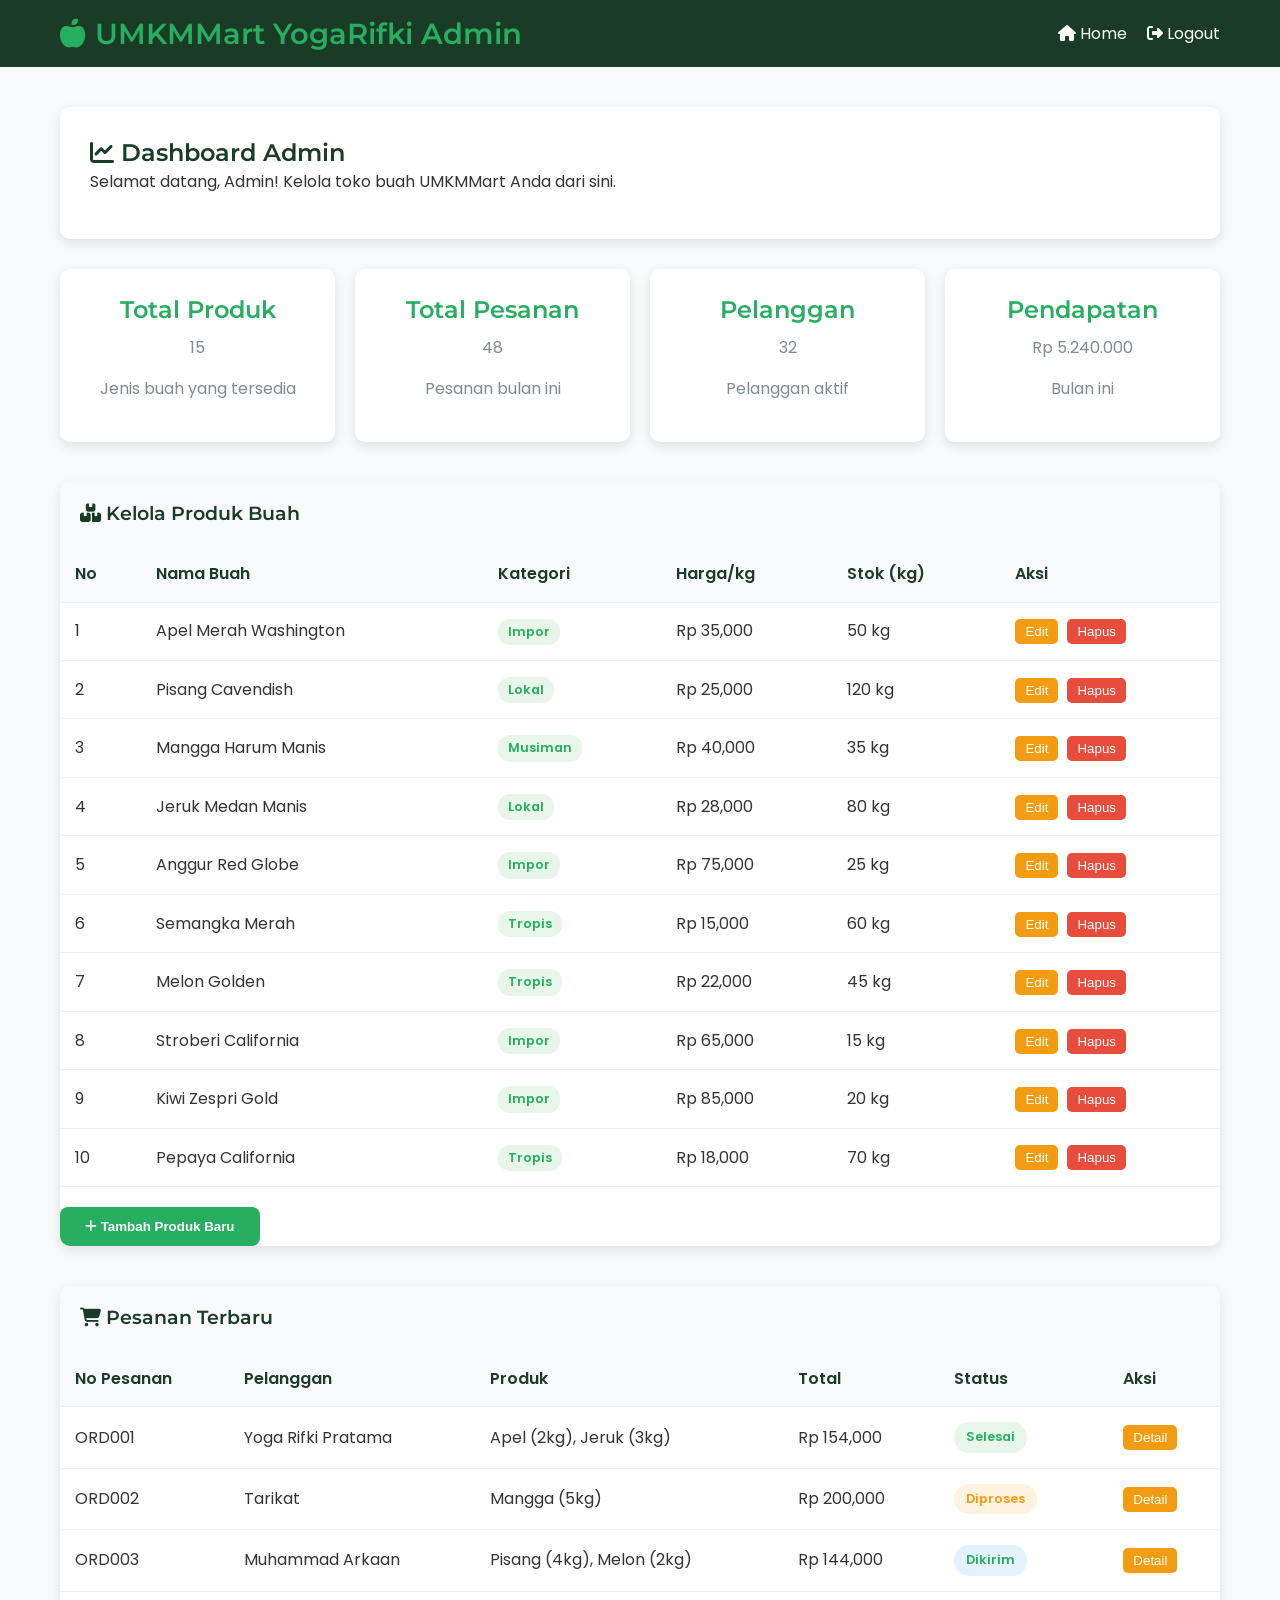
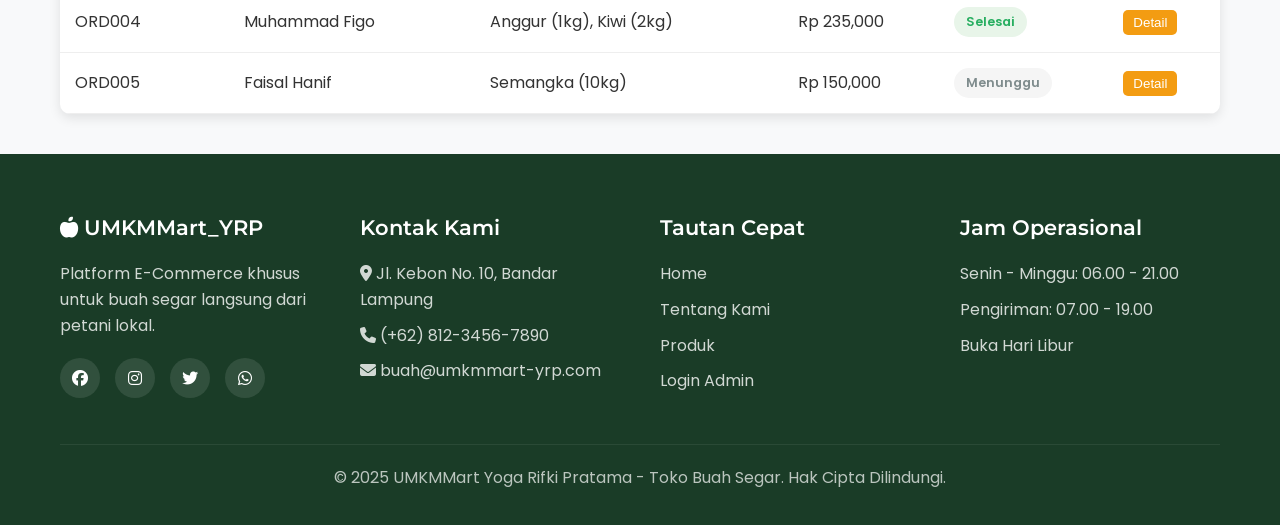
<file: PROJECT_MARKETPLACE/dashboard.html>
<!DOCTYPE html>
<html lang="id">
<head>
    <meta charset="UTF-8">
    <meta name="viewport" content="width=device-width, initial-scale=1.0">
    <title>Dashboard Admin - UMKMMart Yoga Rifki Pratama</title>
    <link rel="stylesheet" href="style.css">
    <link rel="stylesheet" href="https://cdnjs.cloudflare.com/ajax/libs/font-awesome/6.4.0/css/all.min.css">
    <link href="https://fonts.googleapis.com/css2?family=Poppins:wght@300;400;500;600;700&family=Montserrat:wght@400;500;600;700&display=swap" rel="stylesheet">
</head>
<body>
    <!-- Dashboard Header -->
    <header class="dashboard-header">
        <div class="container">
            <div class="logo">
                <h1><i class="fas fa-apple-alt"></i> UMKMMart YogaRifki Admin</h1>
            </div>
            <nav class="dashboard-nav">
                <ul>
                    <li><a href="index.html"><i class="fas fa-home"></i> Home</a></li>
                    <li><a href="login.html" id="logoutBtn"><i class="fas fa-sign-out-alt"></i> Logout</a></li>
                </ul>
            </nav>
        </div>
    </header>

    <!-- Dashboard Content -->
    <section class="dashboard-content">
        <div class="container">
            <div class="welcome-message">
                <h2><i class="fas fa-chart-line"></i> Dashboard Admin</h2>
                <p>Selamat datang, Admin! Kelola toko buah UMKMMart Anda dari sini.</p>
            </div>
            
            <!-- Stats Overview -->
            <div class="stats-grid">
                <div class="stat-box">
                    <h3>Total Produk</h3>
                    <p id="totalProducts">15</p>
                    <p>Jenis buah yang tersedia</p>
                </div>
                <div class="stat-box">
                    <h3>Total Pesanan</h3>
                    <p id="totalOrders">48</p>
                    <p>Pesanan bulan ini</p>
                </div>
                <div class="stat-box">
                    <h3>Pelanggan</h3>
                    <p id="totalCustomers">32</p>
                    <p>Pelanggan aktif</p>
                </div>
                <div class="stat-box">
                    <h3>Pendapatan</h3>
                    <p id="totalRevenue">Rp 5.240.000</p>
                    <p>Bulan ini</p>
                </div>
            </div>
            
            <!-- Products Management -->
            <div class="dashboard-table">
                <h3><i class="fas fa-boxes"></i> Kelola Produk Buah</h3>
                <div class="table-responsive">
                    <table>
                        <thead>
                            <tr>
                                <th>No</th>
                                <th>Nama Buah</th>
                                <th>Kategori</th>
                                <th>Harga/kg</th>
                                <th>Stok (kg)</th>
                                <th>Aksi</th>
                            </tr>
                        </thead>
                        <tbody id="productsTable">
                            <!-- Data akan diisi oleh JavaScript -->
                        </tbody>
                    </table>
                </div>
                <button id="addProductBtn" class="add-product-btn"><i class="fas fa-plus"></i> Tambah Produk Baru</button>
            </div>
            
            <!-- Recent Orders -->
            <div class="dashboard-table" style="margin-top: 40px;">
                <h3><i class="fas fa-shopping-cart"></i> Pesanan Terbaru</h3>
                <div class="table-responsive">
                    <table>
                        <thead>
                            <tr>
                                <th>No Pesanan</th>
                                <th>Pelanggan</th>
                                <th>Produk</th>
                                <th>Total</th>
                                <th>Status</th>
                                <th>Aksi</th>
                            </tr>
                        </thead>
                        <tbody id="ordersTable">
                            <!-- Data akan diisi oleh JavaScript -->
                        </tbody>
                    </table>
                </div>
            </div>
        </div>
    </section>

    <!-- Footer -->
    <footer class="footer">
        <div class="container">
            <div class="footer-content">
                <div class="footer-section">
                    <h3><i class="fas fa-apple-alt"></i> UMKMMart_YRP</h3>
                    <p>Platform E-Commerce khusus untuk buah segar langsung dari petani lokal.</p>
                    <div class="social-links">
                        <a href="#"><i class="fab fa-facebook"></i></a>
                        <a href="#"><i class="fab fa-instagram"></i></a>
                        <a href="#"><i class="fab fa-twitter"></i></a>
                        <a href="#"><i class="fab fa-whatsapp"></i></a>
                    </div>
                </div>
                <div class="footer-section">
                    <h4>Kontak Kami</h4>
                    <p><i class="fas fa-map-marker-alt"></i> Jl. Kebon No. 10, Bandar Lampung</p>
                    <p><i class="fas fa-phone"></i> (+62) 812-3456-7890</p>
                    <p><i class="fas fa-envelope"></i> buah@umkmmart-yrp.com</p>
                </div>
                <div class="footer-section">
                    <h4>Tautan Cepat</h4>
                    <ul>
                        <li><a href="index.html">Home</a></li>
                        <li><a href="tentang.html">Tentang Kami</a></li>
                        <li><a href="produk.html">Produk</a></li>
                        <li><a href="login.html">Login Admin</a></li>
                    </ul>
                </div>
                <div class="footer-section">
                    <h4>Jam Operasional</h4>
                    <p>Senin - Minggu: 06.00 - 21.00</p>
                    <p>Pengiriman: 07.00 - 19.00</p>
                    <p>Buka Hari Libur</p>
                </div>
            </div>
            <div class="footer-bottom">
                <p>&copy; 2025 UMKMMart Yoga Rifki Pratama - Toko Buah Segar. Hak Cipta Dilindungi.</p>
            </div>
        </div>
    </footer>

    <script src="script.js"></script>
    <script>
        // Dashboard functionality
        document.addEventListener('DOMContentLoaded', function() {
            // Sample products data
            const products = [
                { id: 1, name: "Apel Merah Washington", category: "Impor", price: 35000, stock: 50 },
                { id: 2, name: "Pisang Cavendish", category: "Lokal", price: 25000, stock: 120 },
                { id: 3, name: "Mangga Harum Manis", category: "Musiman", price: 40000, stock: 35 },
                { id: 4, name: "Jeruk Medan Manis", category: "Lokal", price: 28000, stock: 80 },
                { id: 5, name: "Anggur Red Globe", category: "Impor", price: 75000, stock: 25 },
                { id: 6, name: "Semangka Merah", category: "Tropis", price: 15000, stock: 60 },
                { id: 7, name: "Melon Golden", category: "Tropis", price: 22000, stock: 45 },
                { id: 8, name: "Stroberi California", category: "Impor", price: 65000, stock: 15 },
                { id: 9, name: "Kiwi Zespri Gold", category: "Impor", price: 85000, stock: 20 },
                { id: 10, name: "Pepaya California", category: "Tropis", price: 18000, stock: 70 }
            ];
            
            // Sample orders data
            const orders = [
                { id: "ORD001", customer: "Yoga Rifki Pratama", products: "Apel (2kg), Jeruk (3kg)", total: 154000, status: "Selesai" },
                { id: "ORD002", customer: "Tarikat", products: "Mangga (5kg)", total: 200000, status: "Diproses" },
                { id: "ORD003", customer: "Muhammad Arkaan", products: "Pisang (4kg), Melon (2kg)", total: 144000, status: "Dikirim" },
                { id: "ORD004", customer: "Muhammad Figo", products: "Anggur (1kg), Kiwi (2kg)", total: 235000, status: "Selesai" },
                { id: "ORD005", customer: "Faisal Hanif", products: "Semangka (10kg)", total: 150000, status: "Menunggu" }
            ];
            
            // Populate products table
            const productsTable = document.getElementById('productsTable');
            products.forEach(product => {
                const row = document.createElement('tr');
                row.innerHTML = `
                    <td>${product.id}</td>
                    <td>${product.name}</td>
                    <td><span class="category-badge">${product.category}</span></td>
                    <td>Rp ${product.price.toLocaleString()}</td>
                    <td>${product.stock} kg</td>
                    <td>
                        <button class="action-btn edit-btn" data-id="${product.id}">Edit</button>
                        <button class="action-btn delete-btn" data-id="${product.id}" style="background-color: var(--danger-color); margin-left: 5px;">Hapus</button>
                    </td>
                `;
                productsTable.appendChild(row);
            });
            
            // Populate orders table
            const ordersTable = document.getElementById('ordersTable');
            orders.forEach(order => {
                const row = document.createElement('tr');
                row.innerHTML = `
                    <td>${order.id}</td>
                    <td>${order.customer}</td>
                    <td>${order.products}</td>
                    <td>Rp ${order.total.toLocaleString()}</td>
                    <td><span class="status-badge status-${order.status.toLowerCase()}">${order.status}</span></td>
                    <td>
                        <button class="action-btn view-btn" data-id="${order.id}">Detail</button>
                    </td>
                `;
                ordersTable.appendChild(row);
            });
            
            // Add product button
            document.getElementById('addProductBtn').addEventListener('click', function() {
                const name = prompt('Masukkan nama buah:');
                if (name) {
                    const category = prompt('Masukkan kategori (Lokal/Impor/Musiman/Tropis):');
                    const price = prompt('Masukkan harga per kg (contoh: 35000):');
                    const stock = prompt('Masukkan stok awal (kg):');
                    
                    if (category && price && stock) {
                        const newId = products.length + 1;
                        
                        // Add to array
                        products.push({
                            id: newId,
                            name: name,
                            category: category,
                            price: parseInt(price),
                            stock: parseInt(stock)
                        });
                        
                        // Add to table
                        const row = document.createElement('tr');
                        row.innerHTML = `
                            <td>${newId}</td>
                            <td>${name}</td>
                            <td><span class="category-badge">${category}</span></td>
                            <td>Rp ${parseInt(price).toLocaleString()}</td>
                            <td>${stock} kg</td>
                            <td>
                                <button class="action-btn edit-btn" data-id="${newId}">Edit</button>
                                <button class="action-btn delete-btn" data-id="${newId}" style="background-color: var(--danger-color); margin-left: 5px;">Hapus</button>
                            </td>
                        `;
                        productsTable.appendChild(row);
                        
                        // Update stats
                        document.getElementById('totalProducts').textContent = products.length;
                        alert(`Produk "${name}" berhasil ditambahkan!`);
                    }
                }
            });
            
            // Edit and delete buttons event delegation
            productsTable.addEventListener('click', function(e) {
                if (e.target.classList.contains('delete-btn')) {
                    const productId = parseInt(e.target.getAttribute('data-id'));
                    if (confirm('Apakah Anda yakin ingin menghapus produk ini?')) {
                        // Remove from array
                        const index = products.findIndex(p => p.id === productId);
                        if (index !== -1) {
                            products.splice(index, 1);
                        }
                        
                        // Remove from table
                        const row = e.target.closest('tr');
                        row.remove();
                        
                        // Update stats
                        document.getElementById('totalProducts').textContent = products.length;
                        alert('Produk berhasil dihapus!');
                    }
                }
                
                if (e.target.classList.contains('edit-btn')) {
                    const productId = parseInt(e.target.getAttribute('data-id'));
                    const product = products.find(p => p.id === productId);
                    
                    if (product) {
                        const newStock = prompt(`Edit stok untuk ${product.name} (saat ini: ${product.stock} kg):`, product.stock);
                        if (newStock !== null) {
                            product.stock = parseInt(newStock);
                            
                            // Update table
                            const row = e.target.closest('tr');
                            row.cells[4].textContent = `${newStock} kg`;
                            
                            alert(`Stok ${product.name} berhasil diperbarui menjadi ${newStock} kg!`);
                        }
                    }
                }
            });
            
            // Logout button
            document.getElementById('logoutBtn').addEventListener('click', function(e) {
                e.preventDefault();
                if (confirm('Apakah Anda yakin ingin logout?')) {
                    window.location.href = 'login.html';
                }
            });
            
            // Add CSS for badges
            const style = document.createElement('style');
            style.textContent = `
                .category-badge {
                    display: inline-block;
                    padding: 3px 10px;
                    border-radius: 12px;
                    font-size: 0.8rem;
                    font-weight: 600;
                }
                .category-badge {
                    background-color: #e8f5e9;
                    color: var(--primary-color);
                }
                .status-badge {
                    display: inline-block;
                    padding: 5px 12px;
                    border-radius: 15px;
                    font-size: 0.8rem;
                    font-weight: 600;
                }
                .status-selesai {
                    background-color: #e8f5e9;
                    color: var(--success-color);
                }
                .status-diproses {
                    background-color: #fff3e0;
                    color: var(--warning-color);
                }
                .status-dikirim {
                    background-color: #e3f2fd;
                    color: var(--primary-color);
                }
                .status-menunggu {
                    background-color: #f5f5f5;
                    color: var(--gray-color);
                }
                .welcome-message {
                    background-color: white;
                    padding: 30px;
                    border-radius: 10px;
                    margin-bottom: 30px;
                    box-shadow: var(--shadow);
                }
            `;
            document.head.appendChild(style);
        });
    </script>
</body>
</html>
</file>
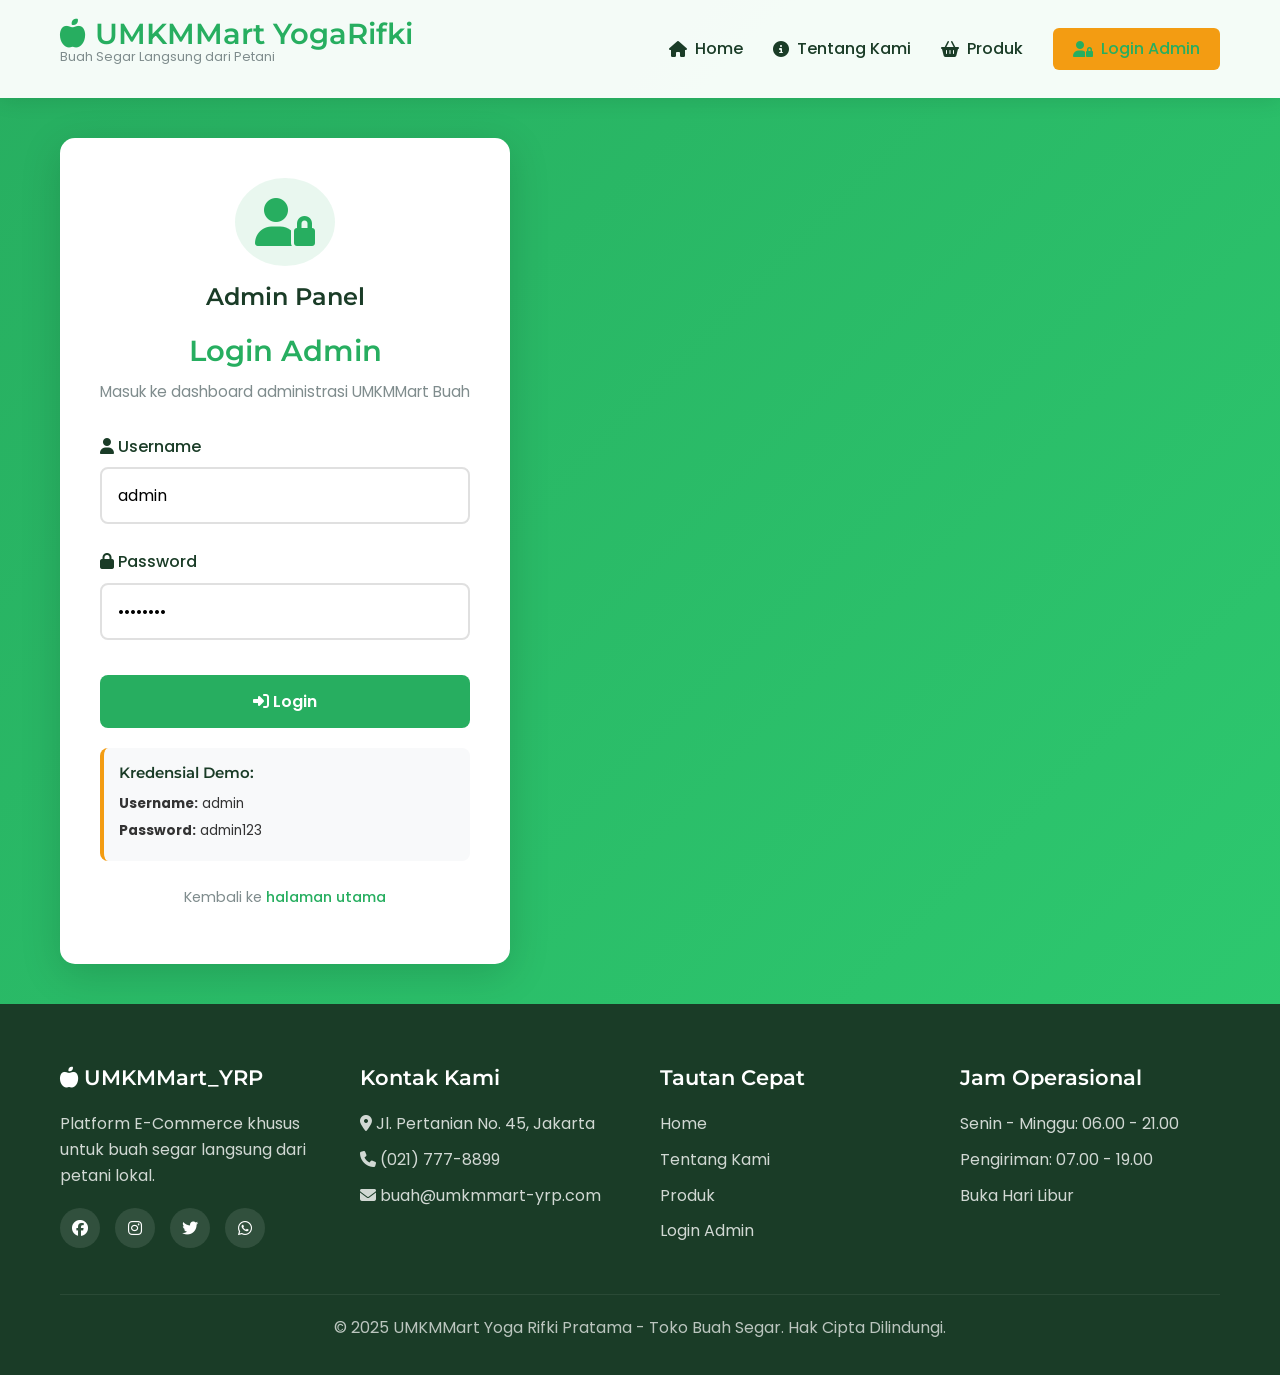
<file: PROJECT_MARKETPLACE/login.html>
<!DOCTYPE html>
<html lang="id">
<head>
    <meta charset="UTF-8">
    <meta name="viewport" content="width=device-width, initial-scale=1.0">
    <title>Login Admin - UMKMMart Yoga Rifki Pratama</title>
    <link rel="stylesheet" href="style.css">
    <link rel="stylesheet" href="https://cdnjs.cloudflare.com/ajax/libs/font-awesome/6.4.0/css/all.min.css">
    <link href="https://fonts.googleapis.com/css2?family=Poppins:wght@300;400;500;600;700&family=Montserrat:wght@400;500;600;700&display=swap" rel="stylesheet">
    <style>
        /* Additional styles for login page */
        body {
            background: linear-gradient(135deg, #27ae60 0%, #2ecc71 100%);
            min-height: 100vh;
            display: flex;
            flex-direction: column;
        }
        
        .navbar {
            background-color: rgba(255, 255, 255, 0.95);
            box-shadow: 0 2px 20px rgba(0, 0, 0, 0.1);
        }
        
        .login-main {
            flex: 1;
            display: flex;
            align-items: center;
            justify-content: center;
            padding: 40px 20px;
        }
        
        .login-container {
            background-color: white;
            border-radius: 15px;
            padding: 40px;
            box-shadow: 0 10px 40px rgba(0, 0, 0, 0.15);
            width: 100%;
            max-width: 450px;
        }
        
        .login-header {
            text-align: center;
            margin-bottom: 30px;
        }
        
        .login-header h2 {
            color: var(--primary-color);
            margin-bottom: 10px;
            font-size: 1.8rem;
        }
        
        .login-header p {
            color: var(--gray-color);
            font-size: 0.95rem;
        }
        
        .form-group {
            margin-bottom: 25px;
        }
        
        .form-group label {
            display: block;
            margin-bottom: 8px;
            font-weight: 500;
            color: var(--dark-color);
        }
        
        .form-control {
            width: 100%;
            padding: 14px 16px;
            border: 2px solid #e0e0e0;
            border-radius: 8px;
            font-size: 1rem;
            transition: all 0.3s ease;
            font-family: 'Poppins', sans-serif;
        }
        
        .form-control:focus {
            outline: none;
            border-color: var(--primary-color);
            box-shadow: 0 0 0 3px rgba(39, 174, 96, 0.1);
        }
        
        .login-btn {
            width: 100%;
            padding: 14px;
            background-color: var(--primary-color);
            color: white;
            border: none;
            border-radius: 8px;
            font-size: 1rem;
            font-weight: 600;
            cursor: pointer;
            transition: all 0.3s ease;
            font-family: 'Poppins', sans-serif;
            margin-top: 10px;
        }
        
        .login-btn:hover {
            background-color: var(--dark-color);
            transform: translateY(-2px);
            box-shadow: 0 5px 15px rgba(39, 174, 96, 0.3);
        }
        
        .form-footer {
            margin-top: 25px;
            text-align: center;
            font-size: 0.9rem;
            color: var(--gray-color);
        }
        
        .form-footer a {
            color: var(--primary-color);
            text-decoration: none;
            font-weight: 500;
        }
        
        .form-footer a:hover {
            text-decoration: underline;
        }
        
        .demo-credentials {
            background-color: #f8f9fa;
            border-radius: 8px;
            padding: 15px;
            margin-top: 20px;
            border-left: 4px solid var(--accent-color);
        }
        
        .demo-credentials h4 {
            margin-bottom: 10px;
            color: var(--dark-color);
            font-size: 0.95rem;
        }
        
        .demo-credentials p {
            margin-bottom: 5px;
            font-size: 0.85rem;
        }
        
        .login-logo {
            text-align: center;
            margin-bottom: 20px;
        }
        
        .login-logo i {
            font-size: 3rem;
            color: var(--primary-color);
            background-color: rgba(39, 174, 96, 0.1);
            padding: 20px;
            border-radius: 50%;
            margin-bottom: 15px;
        }
        
        .login-logo h1 {
            font-size: 1.5rem;
            color: var(--dark-color);
        }
        
        .login-error {
            color: var(--danger-color);
            font-size: 0.9rem;
            margin-top: 10px;
            text-align: center;
            display: none;
            padding: 10px;
            background-color: #ffe6e6;
            border-radius: 5px;
            border-left: 4px solid var(--danger-color);
        }
        
        @media (max-width: 576px) {
            .login-container {
                padding: 30px 20px;
            }
            
            .navbar .container {
                padding: 0 15px;
            }
            
            .login-header h2 {
                font-size: 1.5rem;
            }
        }
    </style>
</head>
<body>
    <!-- Navigation -->
    <nav class="navbar">
        <div class="container">
            <div class="logo">
                <h1><i class="fas fa-apple-alt"></i> UMKMMart YogaRifki</h1>
                <p>Buah Segar Langsung dari Petani</p>
            </div>
            <div class="menu-toggle" id="mobile-menu">
                <span class="bar"></span>
                <span class="bar"></span>
                <span class="bar"></span>
            </div>
            <ul class="nav-menu">
                <li><a href="index.html"><i class="fas fa-home"></i> Home</a></li>
                <li><a href="tentang.html"><i class="fas fa-info-circle"></i> Tentang Kami</a></li>
                <li><a href="produk.html"><i class="fas fa-shopping-basket"></i> Produk</a></li>
                <li><a href="login.html" class="btn-login active"><i class="fas fa-user-lock"></i> Login Admin</a></li>
            </ul>
        </div>
    </nav>

    <!-- Login Section -->
    <main class="login-main">
        <div class="container">
            <div class="login-container">
                <div class="login-logo">
                    <i class="fas fa-user-lock"></i>
                    <h1>Admin Panel</h1>
                </div>
                
                <div class="login-header">
                    <h2>Login Admin</h2>
                    <p>Masuk ke dashboard administrasi UMKMMart Buah</p>
                </div>
                
                <form id="loginForm">
                    <div class="form-group">
                        <label for="username"><i class="fas fa-user"></i> Username</label>
                        <input type="text" id="username" name="username" class="form-control" 
                               placeholder="Masukkan username" required>
                    </div>
                    
                    <div class="form-group">
                        <label for="password"><i class="fas fa-lock"></i> Password</label>
                        <input type="password" id="password" name="password" class="form-control" 
                               placeholder="Masukkan password" required>
                    </div>
                    
                    <div class="login-error" id="loginError">
                        Username atau password salah!
                    </div>
                    
                    <button type="submit" class="login-btn">
                        <i class="fas fa-sign-in-alt"></i> Login
                    </button>
                </form>
                
                <div class="demo-credentials">
                    <h4>Kredensial Demo:</h4>
                    <p><strong>Username:</strong> admin</p>
                    <p><strong>Password:</strong> admin123</p>
                </div>
                
                <div class="form-footer">
                    <p>Kembali ke <a href="index.html">halaman utama</a></p>
                </div>
            </div>
        </div>
    </main>

    <!-- Footer -->
    <footer class="footer">
        <div class="container">
            <div class="footer-content">
                <div class="footer-section">
                    <h3><i class="fas fa-apple-alt"></i> UMKMMart_YRP</h3>
                    <p>Platform E-Commerce khusus untuk buah segar langsung dari petani lokal.</p>
                    <div class="social-links">
                        <a href="#"><i class="fab fa-facebook"></i></a>
                        <a href="#"><i class="fab fa-instagram"></i></a>
                        <a href="#"><i class="fab fa-twitter"></i></a>
                        <a href="#"><i class="fab fa-whatsapp"></i></a>
                    </div>
                </div>
                <div class="footer-section">
                    <h4>Kontak Kami</h4>
                    <p><i class="fas fa-map-marker-alt"></i> Jl. Pertanian No. 45, Jakarta</p>
                    <p><i class="fas fa-phone"></i> (021) 777-8899</p>
                    <p><i class="fas fa-envelope"></i> buah@umkmmart-yrp.com</p>
                </div>
                <div class="footer-section">
                    <h4>Tautan Cepat</h4>
                    <ul>
                        <li><a href="index.html">Home</a></li>
                        <li><a href="tentang.html">Tentang Kami</a></li>
                        <li><a href="produk.html">Produk</a></li>
                        <li><a href="login.html">Login Admin</a></li>
                    </ul>
                </div>
                <div class="footer-section">
                    <h4>Jam Operasional</h4>
                    <p>Senin - Minggu: 06.00 - 21.00</p>
                    <p>Pengiriman: 07.00 - 19.00</p>
                    <p>Buka Hari Libur</p>
                </div>
            </div>
            <div class="footer-bottom">
                <p>&copy; 2025 UMKMMart Yoga Rifki Pratama - Toko Buah Segar. Hak Cipta Dilindungi.</p>
            </div>
        </div>
    </footer>

    <script>
        // Mobile menu toggle
        const mobileMenu = document.getElementById('mobile-menu');
        const navMenu = document.querySelector('.nav-menu');
        
        if (mobileMenu) {
            mobileMenu.addEventListener('click', () => {
                navMenu.classList.toggle('active');
                mobileMenu.classList.toggle('active');
                
                // Animate hamburger to X
                const bars = mobileMenu.querySelectorAll('.bar');
                if (navMenu.classList.contains('active')) {
                    bars[0].style.transform = 'rotate(45deg) translate(5px, 5px)';
                    bars[1].style.opacity = '0';
                    bars[2].style.transform = 'rotate(-45deg) translate(7px, -6px)';
                } else {
                    bars[0].style.transform = 'none';
                    bars[1].style.opacity = '1';
                    bars[2].style.transform = 'none';
                }
            });
        }
        
        // Login form validation - SIMPLIFIED VERSION
        document.addEventListener('DOMContentLoaded', function() {
            const loginForm = document.getElementById('loginForm');
            const loginError = document.getElementById('loginError');
            
            if (loginForm) {
                // Remove any existing event listeners
                loginForm.onsubmit = null;
                
                // Add new event listener
                loginForm.addEventListener('submit', function(e) {
                    e.preventDefault();
                    console.log('Form submitted'); // Debug log
                    
                    const username = document.getElementById('username').value.trim();
                    const password = document.getElementById('password').value.trim();
                    
                    console.log('Username:', username); // Debug log
                    console.log('Password:', password); // Debug log
                    
                    // Hide previous error
                    loginError.style.display = 'none';
                    
                    // For demo purposes - SIMPLE CHECK
                    if (username === 'admin' && password === 'admin123') {
                        console.log('Login successful'); // Debug log
                        
                        // Show success message
                        const loginBtn = this.querySelector('.login-btn');
                        const originalText = loginBtn.innerHTML;
                        
                        loginBtn.innerHTML = '<i class="fas fa-spinner fa-spin"></i> Memproses...';
                        loginBtn.disabled = true;
                        
                        // Simulate API call delay
                        setTimeout(() => {
                            alert('Login berhasil! Mengarahkan ke dashboard admin...');
                            window.location.href = 'dashboard.html';
                        }, 1000);
                    } else {
                        console.log('Login failed'); // Debug log
                        // Show error
                        loginError.style.display = 'block';
                        loginError.textContent = 'Username atau password salah! Untuk demo gunakan: Username: admin, Password: admin123';
                        
                        // Focus on username field
                        document.getElementById('username').focus();
                    }
                });
                
                // Auto-fill demo credentials for testing
                window.addEventListener('load', function() {
                    document.getElementById('username').value = 'admin';
                    document.getElementById('password').value = 'admin123';
                });
            }
            
            // Set active link in navigation
            const currentPage = window.location.pathname.split('/').pop();
            const navLinks = document.querySelectorAll('.nav-menu a');
            
            navLinks.forEach(link => {
                const linkHref = link.getAttribute('href');
                if (linkHref === currentPage || (currentPage === '' && linkHref === 'index.html')) {
                    link.classList.add('active');
                } else {
                    link.classList.remove('active');
                }
            });
        });
    </script>
</body>
</html>
</file>
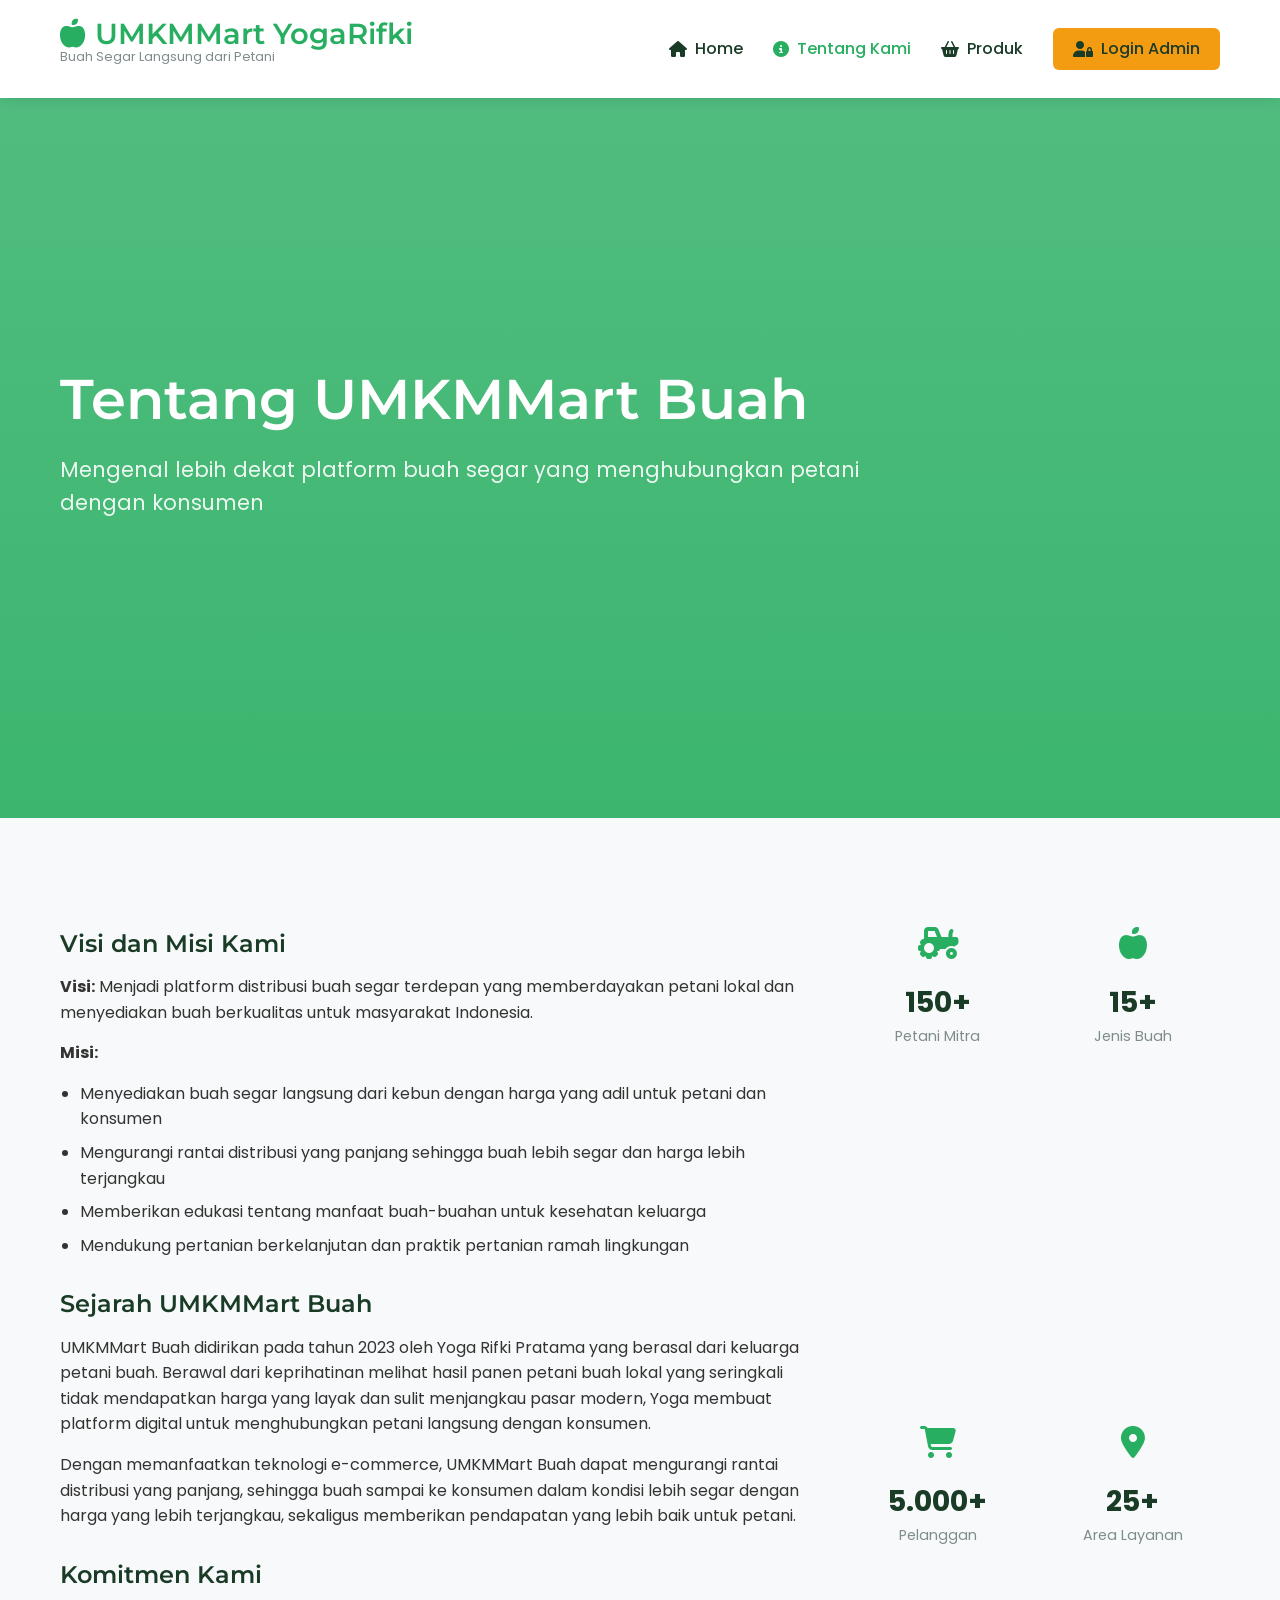
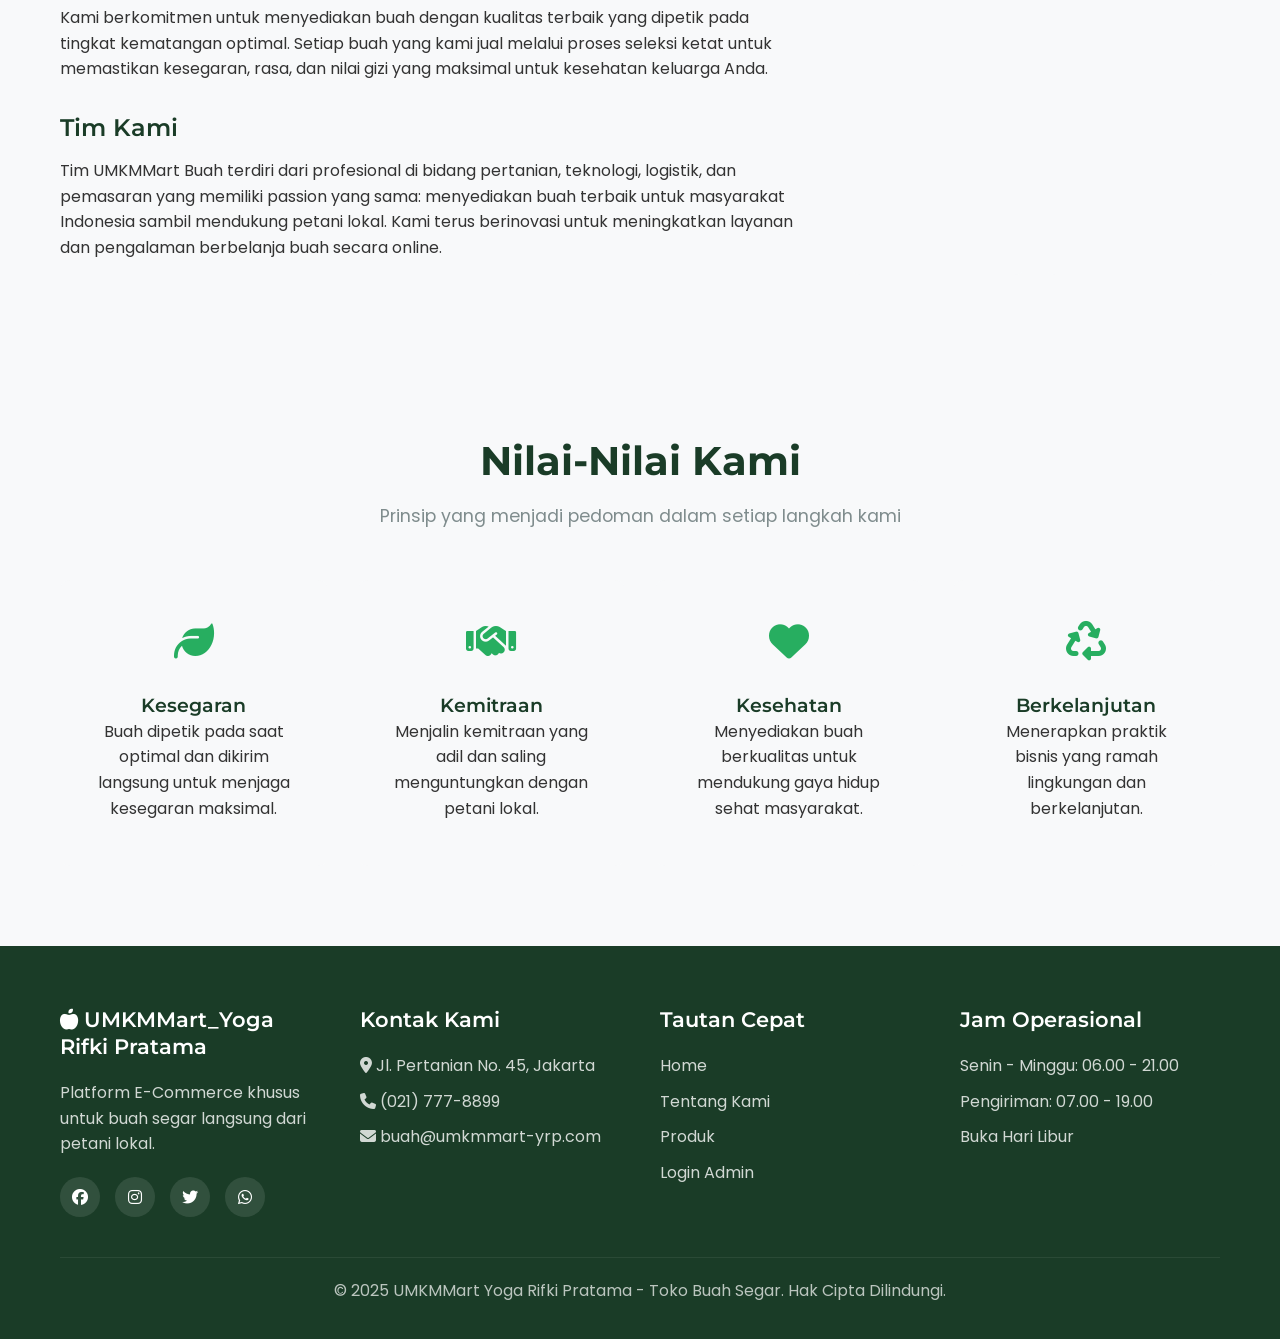
<file: PROJECT_MARKETPLACE/tentang.html>
<!DOCTYPE html>
<html lang="id">
<head>
    <meta charset="UTF-8">
    <meta name="viewport" content="width=device-width, initial-scale=1.0">
    <title>Tentang Kami - UMKMMart Yoga Rifki Pratama</title>
    <link rel="stylesheet" href="style.css">
    <link rel="stylesheet" href="https://cdnjs.cloudflare.com/ajax/libs/font-awesome/6.4.0/css/all.min.css">
    <link href="https://fonts.googleapis.com/css2?family=Poppins:wght@300;400;500;600;700&family=Montserrat:wght@400;500;600;700&display=swap" rel="stylesheet">
</head>
<body>
    <!-- Navigation -->
    <nav class="navbar">
        <div class="container">
            <div class="logo">
                <h1><i class="fas fa-apple-alt"></i> UMKMMart YogaRifki</h1>
                <p>Buah Segar Langsung dari Petani</p>
            </div>
            <div class="menu-toggle" id="mobile-menu">
                <span class="bar"></span>
                <span class="bar"></span>
                <span class="bar"></span>
            </div>
            <ul class="nav-menu">
                <li><a href="index.html"><i class="fas fa-home"></i> Home</a></li>
                <li><a href="tentang.html" class="active"><i class="fas fa-info-circle"></i> Tentang Kami</a></li>
                <li><a href="produk.html"><i class="fas fa-shopping-basket"></i> Produk</a></li>
                <li><a href="login.html" class="btn-login"><i class="fas fa-user-lock"></i> Login Admin</a></li>
            </ul>
        </div>
    </nav>

    <!-- About Hero -->
    <section class="hero about-hero">
        <div class="hero-overlay">
            <div class="container">
                <div class="hero-content">
                    <h1>Tentang UMKMMart Buah</h1>
                    <p>Mengenal lebih dekat platform buah segar yang menghubungkan petani dengan konsumen</p>
                </div>
            </div>
        </div>
    </section>

    <!-- About Content -->
    <section class="section about-detail">
        <div class="container">
            <div class="about-detail-content">
                <div class="about-detail-text">
                    <h2>Visi dan Misi Kami</h2>
                    <p><strong>Visi:</strong> Menjadi platform distribusi buah segar terdepan yang memberdayakan petani lokal dan menyediakan buah berkualitas untuk masyarakat Indonesia.</p>
                    <p><strong>Misi:</strong></p>
                    <ul>
                        <li>Menyediakan buah segar langsung dari kebun dengan harga yang adil untuk petani dan konsumen</li>
                        <li>Mengurangi rantai distribusi yang panjang sehingga buah lebih segar dan harga lebih terjangkau</li>
                        <li>Memberikan edukasi tentang manfaat buah-buahan untuk kesehatan keluarga</li>
                        <li>Mendukung pertanian berkelanjutan dan praktik pertanian ramah lingkungan</li>
                    </ul>
                    
                    <h2>Sejarah UMKMMart Buah</h2>
                    <p>UMKMMart Buah didirikan pada tahun 2023 oleh Yoga Rifki Pratama yang berasal dari keluarga petani buah. Berawal dari keprihatinan melihat hasil panen petani buah lokal yang seringkali tidak mendapatkan harga yang layak dan sulit menjangkau pasar modern, Yoga membuat platform digital untuk menghubungkan petani langsung dengan konsumen.</p>
                    
                    <p>Dengan memanfaatkan teknologi e-commerce, UMKMMart Buah dapat mengurangi rantai distribusi yang panjang, sehingga buah sampai ke konsumen dalam kondisi lebih segar dengan harga yang lebih terjangkau, sekaligus memberikan pendapatan yang lebih baik untuk petani.</p>
                    
                    <h2>Komitmen Kami</h2>
                    <p>Kami berkomitmen untuk menyediakan buah dengan kualitas terbaik yang dipetik pada tingkat kematangan optimal. Setiap buah yang kami jual melalui proses seleksi ketat untuk memastikan kesegaran, rasa, dan nilai gizi yang maksimal untuk kesehatan keluarga Anda.</p>
                    
                    <h2>Tim Kami</h2>
                    <p>Tim UMKMMart Buah terdiri dari profesional di bidang pertanian, teknologi, logistik, dan pemasaran yang memiliki passion yang sama: menyediakan buah terbaik untuk masyarakat Indonesia sambil mendukung petani lokal. Kami terus berinovasi untuk meningkatkan layanan dan pengalaman berbelanja buah secara online.</p>
                </div>
                <div class="about-detail-stats">
                    <div class="stat-card">
                        <div class="stat-icon">
                            <i class="fas fa-tractor"></i>
                        </div>
                        <div class="stat-number">150+</div>
                        <div class="stat-label">Petani Mitra</div>
                    </div>
                    <div class="stat-card">
                        <div class="stat-icon">
                            <i class="fas fa-apple-alt"></i>
                        </div>
                        <div class="stat-number">15+</div>
                        <div class="stat-label">Jenis Buah</div>
                    </div>
                    <div class="stat-card">
                        <div class="stat-icon">
                            <i class="fas fa-shopping-cart"></i>
                        </div>
                        <div class="stat-number">5.000+</div>
                        <div class="stat-label">Pelanggan</div>
                    </div>
                    <div class="stat-card">
                        <div class="stat-icon">
                            <i class="fas fa-map-marker-alt"></i>
                        </div>
                        <div class="stat-number">25+</div>
                        <div class="stat-label">Area Layanan</div>
                    </div>
                </div>
            </div>
        </div>
    </section>

    <!-- Values Section -->
    <section class="section values">
        <div class="container">
            <div class="section-header">
                <h2>Nilai-Nilai Kami</h2>
                <p>Prinsip yang menjadi pedoman dalam setiap langkah kami</p>
            </div>
            <div class="values-grid">
                <div class="value-card">
                    <div class="value-icon">
                        <i class="fas fa-leaf"></i>
                    </div>
                    <h3>Kesegaran</h3>
                    <p>Buah dipetik pada saat optimal dan dikirim langsung untuk menjaga kesegaran maksimal.</p>
                </div>
                <div class="value-card">
                    <div class="value-icon">
                        <i class="fas fa-handshake"></i>
                    </div>
                    <h3>Kemitraan</h3>
                    <p>Menjalin kemitraan yang adil dan saling menguntungkan dengan petani lokal.</p>
                </div>
                <div class="value-card">
                    <div class="value-icon">
                        <i class="fas fa-heart"></i>
                    </div>
                    <h3>Kesehatan</h3>
                    <p>Menyediakan buah berkualitas untuk mendukung gaya hidup sehat masyarakat.</p>
                </div>
                <div class="value-card">
                    <div class="value-icon">
                        <i class="fas fa-recycle"></i>
                    </div>
                    <h3>Berkelanjutan</h3>
                    <p>Menerapkan praktik bisnis yang ramah lingkungan dan berkelanjutan.</p>
                </div>
            </div>
        </div>
    </section>

    <!-- Footer -->
    <footer class="footer">
        <div class="container">
            <div class="footer-content">
                <div class="footer-section">
                    <h3><i class="fas fa-apple-alt"></i> UMKMMart_Yoga Rifki Pratama</h3>
                    <p>Platform E-Commerce khusus untuk buah segar langsung dari petani lokal.</p>
                    <div class="social-links">
                        <a href="#"><i class="fab fa-facebook"></i></a>
                        <a href="#"><i class="fab fa-instagram"></i></a>
                        <a href="#"><i class="fab fa-twitter"></i></a>
                        <a href="#"><i class="fab fa-whatsapp"></i></a>
                    </div>
                </div>
                <div class="footer-section">
                    <h4>Kontak Kami</h4>
                    <p><i class="fas fa-map-marker-alt"></i> Jl. Pertanian No. 45, Jakarta</p>
                    <p><i class="fas fa-phone"></i> (021) 777-8899</p>
                    <p><i class="fas fa-envelope"></i> buah@umkmmart-yrp.com</p>
                </div>
                <div class="footer-section">
                    <h4>Tautan Cepat</h4>
                    <ul>
                        <li><a href="index.html">Home</a></li>
                        <li><a href="tentang.html">Tentang Kami</a></li>
                        <li><a href="produk.html">Produk</a></li>
                        <li><a href="login.html">Login Admin</a></li>
                    </ul>
                </div>
                <div class="footer-section">
                    <h4>Jam Operasional</h4>
                    <p>Senin - Minggu: 06.00 - 21.00</p>
                    <p>Pengiriman: 07.00 - 19.00</p>
                    <p>Buka Hari Libur</p>
                </div>
            </div>
            <div class="footer-bottom">
                <p>&copy; 2025 UMKMMart Yoga Rifki Pratama - Toko Buah Segar. Hak Cipta Dilindungi.</p>
            </div>
        </div>
    </footer>

    <script src="script.js"></script>
</body>
</html>
</file>
<file: PROJECT_MARKETPLACE/style.css>
/* Reset & Base Styles */
* {
    margin: 0;
    padding: 0;
    box-sizing: border-box;
}

:root {
    --primary-color: #27ae60;
    --secondary-color: #2ecc71;
    --accent-color: #f39c12;
    --dark-color: #1a3c27;
    --light-color: #f8f9fa;
    --gray-color: #7f8c8d;
    --success-color: #27ae60;
    --warning-color: #f39c12;
    --danger-color: #e74c3c;
    --shadow: 0 4px 12px rgba(0, 0, 0, 0.1);
    --transition: all 0.3s ease;
}

body {
    font-family: 'Poppins', sans-serif;
    line-height: 1.6;
    color: #333;
    background-color: var(--light-color);
}

.container {
    width: 100%;
    max-width: 1200px;
    margin: 0 auto;
    padding: 0 20px;
}

.section {
    padding: 80px 0;
}

.section-header {
    text-align: center;
    margin-bottom: 50px;
}

.section-header h2 {
    font-size: 2.5rem;
    color: var(--dark-color);
    margin-bottom: 15px;
    font-weight: 700;
}

.section-header p {
    font-size: 1.1rem;
    color: var(--gray-color);
    max-width: 700px;
    margin: 0 auto;
}

.text-center {
    text-align: center;
}

/* Typography */
h1, h2, h3, h4, h5, h6 {
    font-family: 'Montserrat', sans-serif;
    font-weight: 600;
    line-height: 1.3;
    color: var(--dark-color);
}

p {
    margin-bottom: 15px;
}

a {
    text-decoration: none;
    color: inherit;
}

/* Buttons */
.btn-primary, .btn-secondary, .btn-outline, .btn-small, .btn-login {
    display: inline-block;
    padding: 12px 28px;
    border-radius: 8px;
    font-weight: 600;
    cursor: pointer;
    transition: var(--transition);
    text-align: center;
    border: none;
    font-family: 'Poppins', sans-serif;
}

.btn-primary {
    background-color: var(--primary-color);
    color: white;
}

.btn-primary:hover {
    background-color: var(--dark-color);
    transform: translateY(-3px);
    box-shadow: var(--shadow);
}

.btn-secondary {
    background-color: transparent;
    color: var(--primary-color);
    border: 2px solid var(--primary-color);
}

.btn-secondary:hover {
    background-color: var(--primary-color);
    color: white;
}

.btn-outline {
    background-color: transparent;
    color: var(--primary-color);
    border: 2px solid var(--primary-color);
    padding: 10px 24px;
}

.btn-outline:hover {
    background-color: var(--primary-color);
    color: white;
}

.btn-small {
    padding: 8px 16px;
    background-color: var(--primary-color);
    color: white;
    border-radius: 6px;
    font-size: 0.9rem;
}

.btn-small:hover {
    background-color: var(--dark-color);
}

.btn-login {
    background-color: var(--accent-color);
    color: white;
    padding: 8px 20px;
    border-radius: 6px;
}

.btn-login:hover {
    background-color: var(--dark-color);
}

/* Navigation */
.navbar {
    background-color: white;
    box-shadow: 0 2px 15px rgba(0, 0, 0, 0.1);
    position: sticky;
    top: 0;
    z-index: 1000;
    padding: 15px 0;
}

.navbar .container {
    display: flex;
    justify-content: space-between;
    align-items: center;
}

.logo h1 {
    font-size: 1.8rem;
    color: var(--primary-color);
    display: flex;
    align-items: center;
    gap: 10px;
}

.logo p {
    font-size: 0.8rem;
    color: var(--gray-color);
    margin-top: -5px;
}

.nav-menu {
    display: flex;
    list-style: none;
    gap: 30px;
    align-items: center;
}

.nav-menu li a {
    font-weight: 500;
    color: var(--dark-color);
    transition: var(--transition);
    display: flex;
    align-items: center;
    gap: 8px;
}

.nav-menu li a:hover, .nav-menu li a.active {
    color: var(--primary-color);
}

.menu-toggle {
    display: none;
    flex-direction: column;
    cursor: pointer;
}

.menu-toggle .bar {
    width: 25px;
    height: 3px;
    background-color: var(--dark-color);
    margin: 3px 0;
    transition: var(--transition);
}

/* Hero Section */
.hero {
    background: linear-gradient(rgba(39, 174, 96, 0.8), rgba(39, 174, 96, 0.9)), 
                url('https://images.unsplash.com/photo-1610832958506-aa56368176cf?ixlib=rb-4.0.3&auto=format&fit=crop&w=1600&q=80');
    background-size: cover;
    background-position: center;
    color: white;
    height: 80vh;
    display: flex;
    align-items: center;
    position: relative;
}

.hero-overlay {
    width: 100%;
    height: 100%;
    display: flex;
    align-items: center;
}

.hero-content {
    max-width: 800px;
}

.hero-content h1 {
    font-size: 3.5rem;
    color: white;
    margin-bottom: 20px;
    line-height: 1.2;
}

.hero-content p {
    font-size: 1.3rem;
    margin-bottom: 30px;
    opacity: 0.9;
}

.hero-buttons {
    display: flex;
    gap: 20px;
    flex-wrap: wrap;
}

/* About Preview Section */
.about-preview {
    background-color: white;
}

.about-content {
    display: grid;
    grid-template-columns: repeat(2, 1fr);
    gap: 50px;
    align-items: center;
}

.about-text h3 {
    font-size: 2rem;
    margin-bottom: 20px;
}

.about-text ul {
    list-style: none;
    margin: 20px 0 30px;
}

.about-text ul li {
    margin-bottom: 10px;
    display: flex;
    align-items: center;
    gap: 10px;
}

.about-text ul li i {
    color: var(--success-color);
}

.about-image img {
    width: 100%;
    border-radius: 12px;
    box-shadow: var(--shadow);
}

/* Products Preview */
.products-preview {
    background-color: #f8f9fa;
}

.products-grid {
    display: grid;
    grid-template-columns: repeat(auto-fill, minmax(300px, 1fr));
    gap: 30px;
    margin-bottom: 50px;
}

.product-card {
    background-color: white;
    border-radius: 12px;
    overflow: hidden;
    box-shadow: var(--shadow);
    transition: var(--transition);
}

.product-card:hover {
    transform: translateY(-10px);
    box-shadow: 0 10px 25px rgba(0, 0, 0, 0.15);
}

.product-image {
    height: 200px;
    overflow: hidden;
    position: relative;
}

.product-image img {
    width: 100%;
    height: 100%;
    object-fit: cover;
    transition: var(--transition);
}

.product-card:hover .product-image img {
    transform: scale(1.05);
}

.product-badge {
    position: absolute;
    top: 15px;
    right: 15px;
    background-color: var(--warning-color);
    color: white;
    padding: 5px 12px;
    border-radius: 20px;
    font-size: 0.8rem;
    font-weight: 600;
}

.product-info {
    padding: 20px;
}

.product-info h3 {
    font-size: 1.3rem;
    margin-bottom: 10px;
}

.product-info p {
    color: var(--gray-color);
    font-size: 0.95rem;
    margin-bottom: 15px;
}

.product-price {
    font-size: 1.5rem;
    font-weight: 700;
    color: var(--primary-color);
    margin-bottom: 15px;
}

/* Benefits Section */
.benefits {
    background-color: white;
}

.benefits-grid {
    display: grid;
    grid-template-columns: repeat(auto-fit, minmax(250px, 1fr));
    gap: 30px;
}

.benefit-card {
    text-align: center;
    padding: 30px;
    border-radius: 10px;
    background-color: #f8f9fa;
    transition: var(--transition);
}

.benefit-card:hover {
    transform: translateY(-5px);
    box-shadow: var(--shadow);
}

.benefit-icon {
    font-size: 2.5rem;
    color: var(--primary-color);
    margin-bottom: 20px;
}

.benefit-card h3 {
    margin-bottom: 15px;
    font-size: 1.3rem;
}

/* Footer */
.footer {
    background-color: var(--dark-color);
    color: white;
    padding: 60px 0 20px;
}

.footer-content {
    display: grid;
    grid-template-columns: repeat(auto-fit, minmax(200px, 1fr));
    gap: 40px;
    margin-bottom: 40px;
}

.footer-section h3, .footer-section h4 {
    color: white;
    margin-bottom: 20px;
    font-size: 1.3rem;
}

.footer-section p {
    margin-bottom: 10px;
    opacity: 0.8;
}

.footer-section ul {
    list-style: none;
}

.footer-section ul li {
    margin-bottom: 10px;
}

.footer-section ul li a {
    opacity: 0.8;
    transition: var(--transition);
}

.footer-section ul li a:hover {
    opacity: 1;
    color: var(--accent-color);
}

.social-links {
    display: flex;
    gap: 15px;
    margin-top: 20px;
}

.social-links a {
    display: inline-flex;
    align-items: center;
    justify-content: center;
    width: 40px;
    height: 40px;
    background-color: rgba(255, 255, 255, 0.1);
    border-radius: 50%;
    transition: var(--transition);
}

.social-links a:hover {
    background-color: var(--primary-color);
    transform: translateY(-3px);
}

.footer-bottom {
    text-align: center;
    padding-top: 20px;
    border-top: 1px solid rgba(255, 255, 255, 0.1);
    opacity: 0.7;
}

/* About Page Styles */
.about-hero {
    background: linear-gradient(rgba(39, 174, 96, 0.8), rgba(39, 174, 96, 0.9)), 
                url('https://images.unsplash.com/photo-1542838132-92c53300491e?ixlib=rb-4.0.3&auto=format&fit=crop&w=1600&q=80');
}

.about-detail-content {
    display: grid;
    grid-template-columns: 2fr 1fr;
    gap: 50px;
}

.about-detail-text h2 {
    margin-top: 30px;
    margin-bottom: 15px;
    color: var(--dark-color);
}

.about-detail-text ul {
    margin-left: 20px;
    margin-bottom: 20px;
}

.about-detail-text li {
    margin-bottom: 8px;
}

.about-detail-stats {
    display: grid;
    grid-template-columns: repeat(2, 1fr);
    gap: 20px;
}

.stat-card {
    background-color: #f8f9fa;
    padding: 20px;
    border-radius: 10px;
    text-align: center;
    transition: var(--transition);
}

.stat-card:hover {
    transform: translateY(-5px);
    box-shadow: var(--shadow);
}

.stat-icon {
    font-size: 2rem;
    color: var(--primary-color);
    margin-bottom: 10px;
}

.stat-number {
    font-size: 1.8rem;
    font-weight: 700;
    color: var(--dark-color);
}

.stat-label {
    color: var(--gray-color);
    font-size: 0.9rem;
}

.values-grid {
    display: grid;
    grid-template-columns: repeat(auto-fit, minmax(250px, 1fr));
    gap: 30px;
}

.value-card {
    text-align: center;
    padding: 30px;
    border-radius: 10px;
    background-color: #f8f9fa;
    transition: var(--transition);
}

.value-card:hover {
    transform: translateY(-5px);
    box-shadow: var(--shadow);
}

.value-icon {
    font-size: 2.5rem;
    color: var(--primary-color);
    margin-bottom: 20px;
}

/* Products Page Styles */
.products-hero {
    background: linear-gradient(rgba(39, 174, 96, 0.8), rgba(39, 174, 96, 0.9)), 
                url('https://images.unsplash.com/photo-1601004890684-d8cbf643f5f2?ixlib=rb-4.0.3&auto=format&fit=crop&w=1600&q=80');
}

.products-filter {
    background-color: white;
    padding: 20px;
    border-radius: 10px;
    margin-bottom: 40px;
    box-shadow: var(--shadow);
}

.filter-options {
    display: flex;
    flex-wrap: wrap;
    gap: 15px;
    justify-content: center;
}

.filter-btn {
    padding: 8px 20px;
    background-color: #f8f9fa;
    border: 1px solid #ddd;
    border-radius: 20px;
    cursor: pointer;
    transition: var(--transition);
}

.filter-btn:hover, .filter-btn.active {
    background-color: var(--primary-color);
    color: white;
    border-color: var(--primary-color);
}

.all-products-grid {
    display: grid;
    grid-template-columns: repeat(auto-fill, minmax(250px, 1fr));
    gap: 30px;
    margin-bottom: 50px;
}

/* Login Page Styles */
.login-section {
    min-height: 80vh;
    display: flex;
    align-items: center;
    justify-content: center;
    padding: 60px 0;
}

.login-container {
    width: 100%;
    max-width: 500px;
    background-color: white;
    border-radius: 15px;
    padding: 40px;
    box-shadow: var(--shadow);
}

.login-header {
    text-align: center;
    margin-bottom: 30px;
}

.login-header h2 {
    color: var(--primary-color);
    margin-bottom: 10px;
}

.login-form .form-group {
    margin-bottom: 20px;
}

.login-form label {
    display: block;
    margin-bottom: 8px;
    font-weight: 500;
    color: var(--dark-color);
}

.login-form input {
    width: 100%;
    padding: 12px 15px;
    border: 1px solid #ddd;
    border-radius: 8px;
    font-size: 1rem;
    transition: var(--transition);
}

.login-form input:focus {
    outline: none;
    border-color: var(--primary-color);
    box-shadow: 0 0 0 3px rgba(39, 174, 96, 0.1);
}

.login-btn {
    width: 100%;
    padding: 12px;
    background-color: var(--primary-color);
    color: white;
    border: none;
    border-radius: 8px;
    font-size: 1rem;
    font-weight: 600;
    cursor: pointer;
    transition: var(--transition);
}

.login-btn:hover {
    background-color: var(--dark-color);
}

/* Dashboard Styles */
.dashboard-header {
    background-color: var(--dark-color);
    color: white;
    padding: 15px 0;
}

.dashboard-header .container {
    display: flex;
    justify-content: space-between;
    align-items: center;
}

.dashboard-nav ul {
    display: flex;
    gap: 20px;
    list-style: none;
}

.dashboard-nav a {
    color: white;
    transition: var(--transition);
}

.dashboard-nav a:hover {
    color: var(--accent-color);
}

.dashboard-content {
    padding: 40px 0;
}

.stats-grid {
    display: grid;
    grid-template-columns: repeat(auto-fit, minmax(200px, 1fr));
    gap: 20px;
    margin-bottom: 40px;
}

.stat-box {
    background-color: white;
    padding: 25px;
    border-radius: 10px;
    box-shadow: var(--shadow);
    text-align: center;
}

.stat-box h3 {
    font-size: 1.5rem;
    color: var(--primary-color);
    margin-bottom: 10px;
}

.stat-box p {
    color: var(--gray-color);
}

.dashboard-table {
    background-color: white;
    border-radius: 10px;
    overflow: hidden;
    box-shadow: var(--shadow);
}

.dashboard-table h3 {
    padding: 20px;
    background-color: #f8f9fa;
    margin-bottom: 0;
}

.table-responsive {
    overflow-x: auto;
}

table {
    width: 100%;
    border-collapse: collapse;
}

table th, table td {
    padding: 15px;
    text-align: left;
    border-bottom: 1px solid #eee;
}

table th {
    background-color: #f8f9fa;
    font-weight: 600;
    color: var(--dark-color);
}

.action-btn {
    padding: 5px 10px;
    background-color: var(--accent-color);
    color: white;
    border: none;
    border-radius: 5px;
    cursor: pointer;
    transition: var(--transition);
}

.action-btn:hover {
    background-color: var(--dark-color);
}

.add-product-btn {
    padding: 12px 25px;
    background-color: var(--primary-color);
    color: white;
    border: none;
    border-radius: 8px;
    font-weight: 600;
    cursor: pointer;
    margin-top: 20px;
    transition: var(--transition);
}

.add-product-btn:hover {
    background-color: var(--dark-color);
}

/* Responsive Design */
@media (max-width: 992px) {
    .hero-content h1 {
        font-size: 2.8rem;
    }
    
    .about-content, .about-detail-content {
        grid-template-columns: 1fr;
        gap: 40px;
    }
    
    .about-image {
        order: -1;
    }
}

@media (max-width: 768px) {
    .navbar .container {
        flex-wrap: wrap;
    }
    
    .menu-toggle {
        display: flex;
    }
    
    .nav-menu {
        display: none;
        width: 100%;
        flex-direction: column;
        margin-top: 20px;
        gap: 15px;
    }
    
    .nav-menu.active {
        display: flex;
    }
    
    .hero-content h1 {
        font-size: 2.2rem;
    }
    
    .hero-content p {
        font-size: 1.1rem;
    }
    
    .hero-buttons {
        flex-direction: column;
        align-items: flex-start;
    }
    
    .section {
        padding: 60px 0;
    }
    
    .section-header h2 {
        font-size: 2rem;
    }
    
    .products-grid, .all-products-grid {
        grid-template-columns: repeat(auto-fill, minmax(250px, 1fr));
    }
}

@media (max-width: 576px) {
    .hero {
        height: 70vh;
    }
    
    .hero-content h1 {
        font-size: 1.8rem;
    }
    
    .products-grid, .all-products-grid {
        grid-template-columns: 1fr;
    }
    
    .footer-content {
        grid-template-columns: 1fr;
    }
    
    .filter-options {
        flex-direction: column;
        align-items: center;
    }
}
</file>
